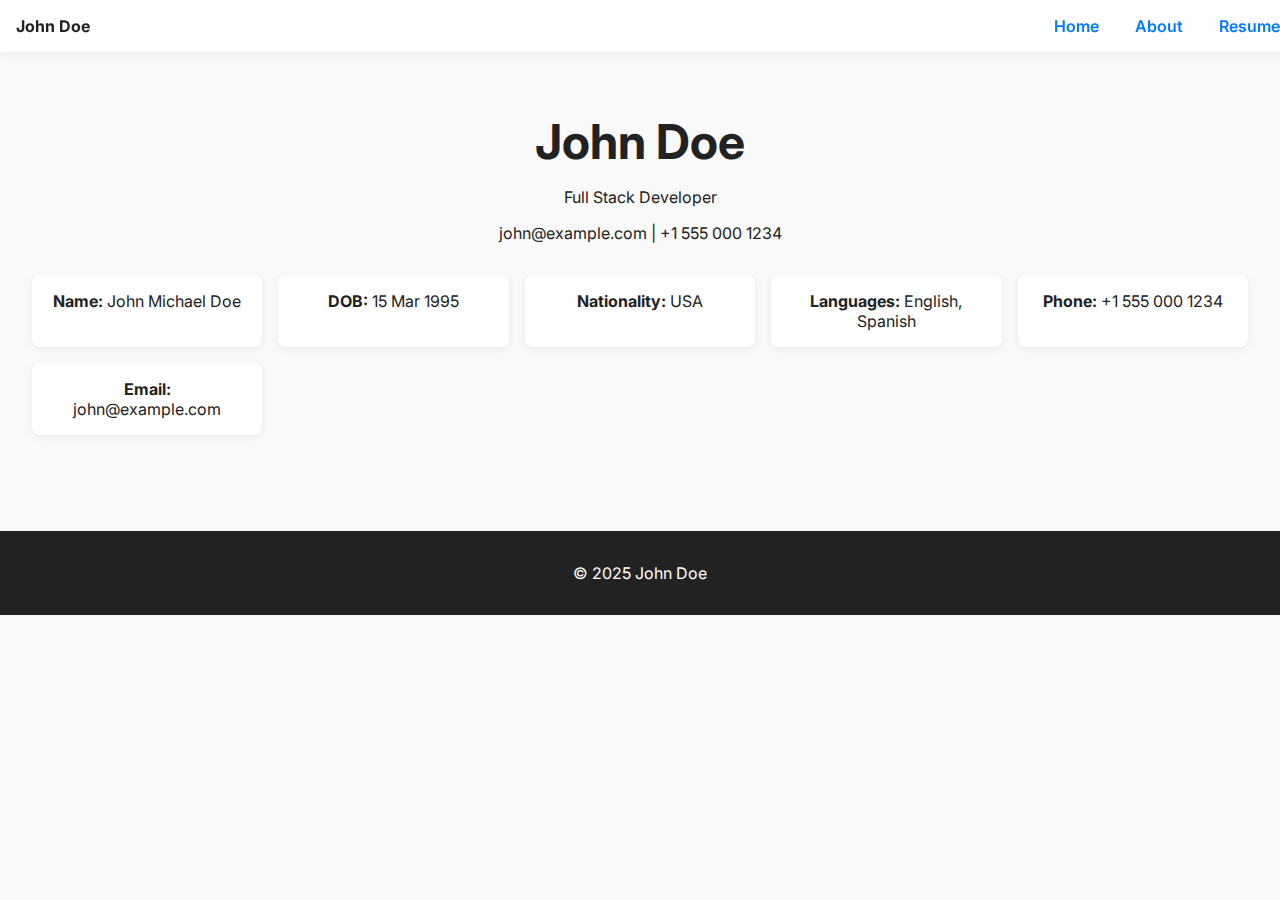
<file: Resume/index.html>
<!DOCTYPE html>
<html lang="en">
<head>
  <meta charset="UTF-8" />
  <meta name="viewport" content="width=device-width, initial-scale=1" />
  <title>John Doe - Home</title>
  <link href="https://fonts.googleapis.com/css2?family=Inter:wght@400;600&display=swap" rel="stylesheet">
  <style>
    body{margin:0;font-family:Inter,sans-serif;background:#f9f9f9;color:#222}
    nav{background:#fff;padding:1rem;position:fixed;width:100%;top:0;box-shadow:0 2px 10px #0001;display:flex;justify-content:space-between;align-items:center;z-index:9}
    nav a{margin:0 1rem;color:#007bff;text-decoration:none;font-weight:600}
    nav a:hover{text-decoration:underline}
    main{padding:6rem 2rem;text-align:center}
    h1{font-size:3rem;margin:1rem 0}
    .bio{margin-top:2rem;display:grid;grid-template-columns:repeat(auto-fit,minmax(200px,1fr));gap:1rem}
    .bio div{background:#fff;padding:1rem;border-radius:8px;box-shadow:0 2px 8px #0001}
    footer{padding:2rem;background:#222;color:#fff;text-align:center}
  </style>
</head>
<body>
  <nav>
    <b>John Doe</b>
    <div>
      <a href="index.html">Home</a>
      <a href="about.html">About</a>
      <a href="resume.html">Resume</a>
    </div>
  </nav>

  <main>
    <h1>John Doe</h1>
    <p>Full Stack Developer</p>
    <p>john@example.com | +1 555 000 1234</p>

    <div class="bio">
      <div><b>Name:</b> John Michael Doe</div>
      <div><b>DOB:</b> 15 Mar 1995</div>
      <div><b>Nationality:</b> USA</div>
      <div><b>Languages:</b> English, Spanish</div>
      <div><b>Phone:</b> +1 555 000 1234</div>
      <div><b>Email:</b> john@example.com</div>
    </div>
  </main>

  <footer>© 2025 John Doe</footer>
</body>
</html>
</file>
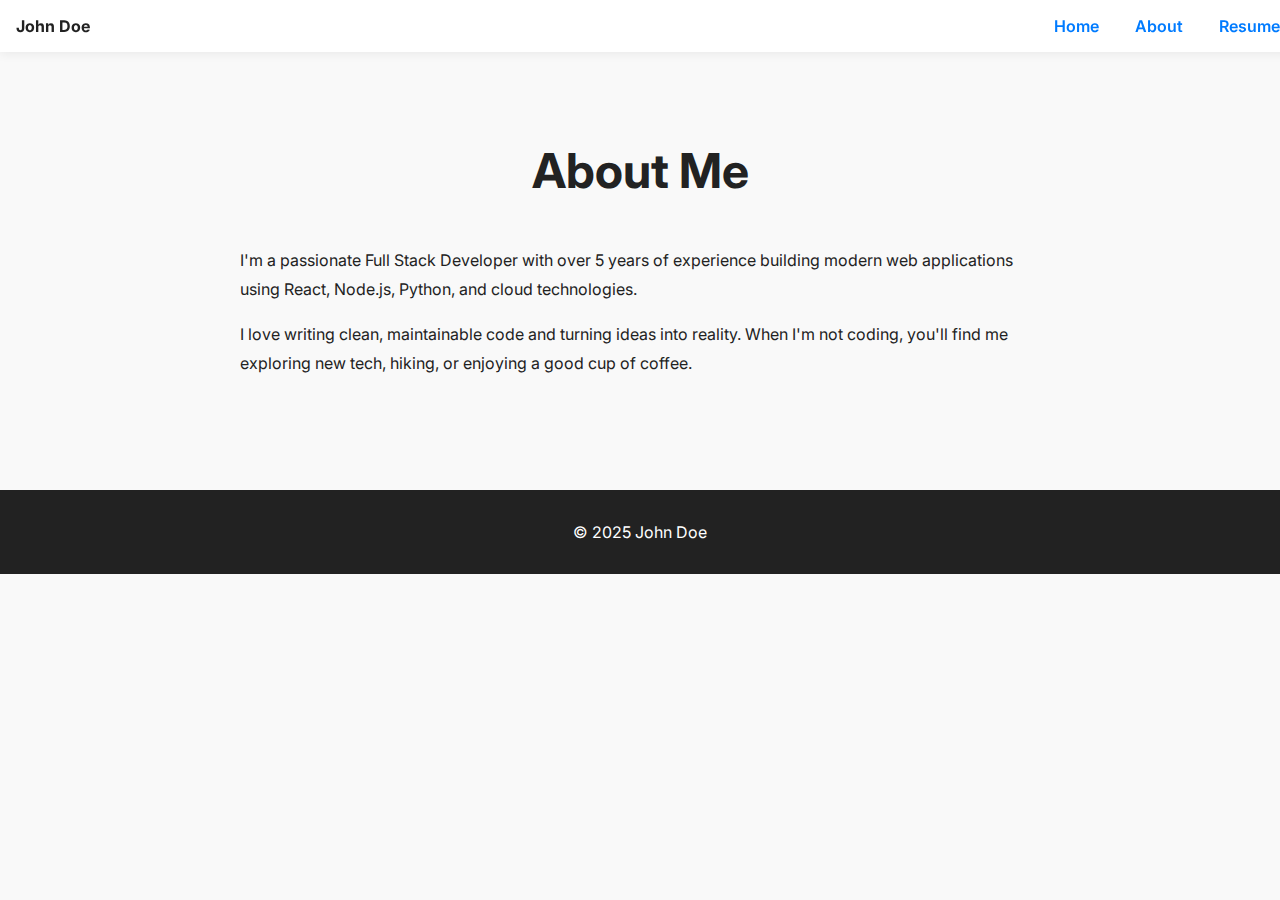
<file: Resume/about.html>
<!DOCTYPE html>
<html lang="en">
<head>
  <meta charset="UTF-8" />
  <meta name="viewport" content="width=device-width, initial-scale=1" />
  <title>John Doe - About</title>
  <link href="https://fonts.googleapis.com/css2?family=Inter:wght@400;600&display=swap" rel="stylesheet">
  <style>
    body{margin:0;font-family:Inter,sans-serif;background:#f9f9f9;color:#222}
    nav{background:#fff;padding:1rem;position:fixed;width:100%;top:0;box-shadow:0 2px 10px #0001;display:flex;justify-content:space-between;align-items:center;z-index:9}
    nav a{margin:0 1rem;color:#007bff;text-decoration:none;font-weight:600}
    nav a:hover{text-decoration:underline}
    main{padding:6rem 2rem;max-width:800px;margin:0 auto;line-height:1.8}
    h1{font-size:3rem;text-align:center;margin:2rem 0}
    footer{padding:2rem;background:#222;color:#fff;text-align:center}
  </style>
</head>
<body>
  <nav>
    <b>John Doe</b>
    <div>
      <a href="index.html">Home</a>
      <a href="about.html">About</a>
      <a href="resume.html">Resume</a>
    </div>
  </nav>

  <main>
    <h1>About Me</h1>
    <p>I'm a passionate Full Stack Developer with over 5 years of experience building modern web applications using React, Node.js, Python, and cloud technologies.</p>
    <p>I love writing clean, maintainable code and turning ideas into reality. When I'm not coding, you'll find me exploring new tech, hiking, or enjoying a good cup of coffee.</p>
  </main>

  <footer>© 2025 John Doe</footer>
</body>
</html>
</file>
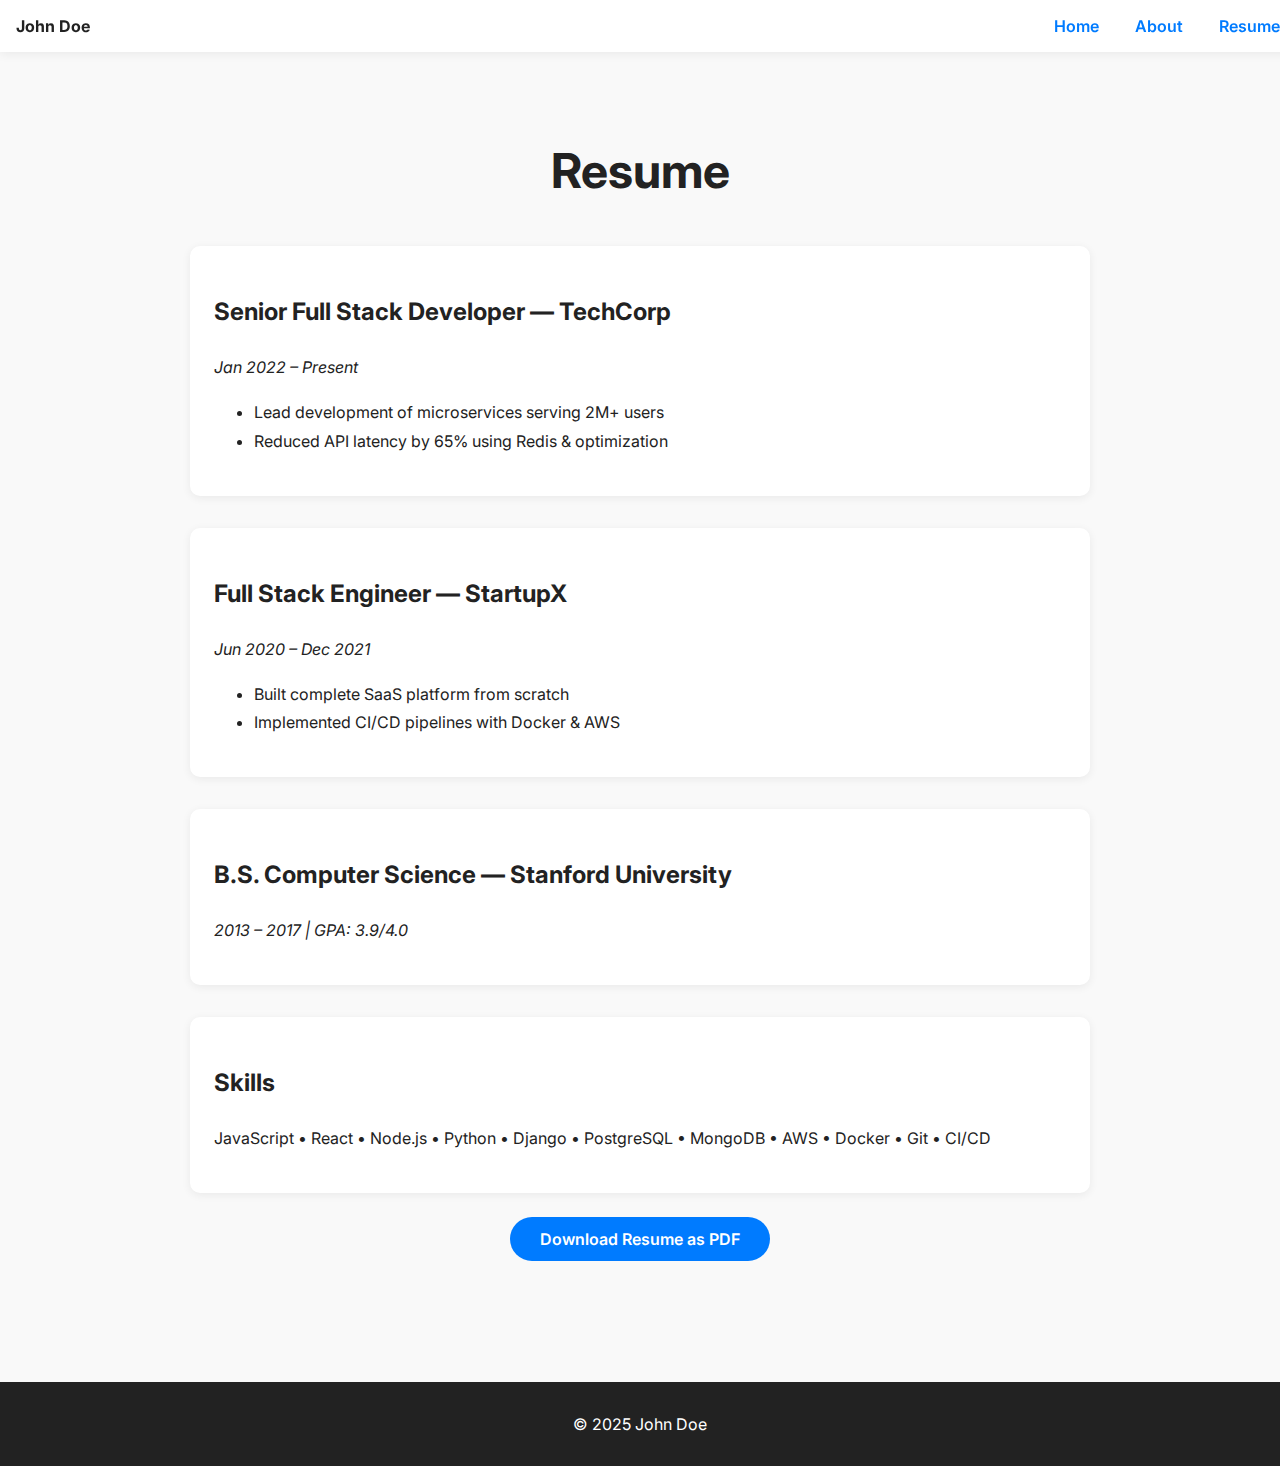
<file: Resume/resume.html>
<!DOCTYPE html>
<html lang="en">
<head>
  <meta charset="UTF-8" />
  <meta name="viewport" content="width=device-width, initial-scale=1" />
  <title>John Doe - Resume</title>
  <link href="https://fonts.googleapis.com/css2?family=Inter:wght@400;600&display=swap" rel="stylesheet">
  <style>
    body{margin:0;font-family:Inter,sans-serif;background:#f9f9f9;color:#222}
    nav{background:#fff;padding:1rem;position:fixed;width:100%;top:0;box-shadow:0 2px 10px #0001;display:flex;justify-content:space-between;align-items:center;z-index:9}
    nav a{margin:0 1rem;color:#007bff;text-decoration:none;font-weight:600}
    nav a:hover{text-decoration:underline}
    main{padding:6rem 2rem;max-width:900px;margin:0 auto;line-height:1.8}
    h1{font-size:3rem;text-align:center;margin:2rem 0}
    .job{margin:2rem 0;padding:1.5rem;background:#fff;border-radius:10px;box-shadow:0 2px 10px #0001}
    .download{margin:2rem auto;text-align:center}
    .download a{background:#007bff;color:#fff;padding:12px 30px;border-radius:50px;text-decoration:none;font-weight:600}
    .download a:hover{background:#0056b3}
    footer{padding:2rem;background:#222;color:#fff;text-align:center}
  </style>
</head>
<body>
  <nav>
    <b>John Doe</b>
    <div>
      <a href="index.html">Home</a>
      <a href="about.html">About</a>
      <a href="resume.html">Resume</a>
    </div>
  </nav>

  <main>
    <h1>Resume</h1>

    <div class="job">
      <h2>Senior Full Stack Developer — TechCorp</h2>
      <p><em>Jan 2022 – Present</em></p>
      <ul>
        <li>Lead development of microservices serving 2M+ users</li>
        <li>Reduced API latency by 65% using Redis & optimization</li>
      </ul>
    </div>

    <div class="job">
      <h2>Full Stack Engineer — StartupX</h2>
      <p><em>Jun 2020 – Dec 2021</em></p>
      <ul>
        <li>Built complete SaaS platform from scratch</li>
        <li>Implemented CI/CD pipelines with Docker & AWS</li>
      </ul>
    </div>

    <div class="job">
      <h2>B.S. Computer Science — Stanford University</h2>
      <p><em>2013 – 2017 | GPA: 3.9/4.0</em></p>
    </div>

    <div class="job">
      <h2>Skills</h2>
      <p>JavaScript • React • Node.js • Python • Django • PostgreSQL • MongoDB • AWS • Docker • Git • CI/CD</p>
    </div>

    <div class="download">
      <a href="resume.pdf" download>Download Resume as PDF</a>
    </div>
  </main>

  <footer>© 2025 John Doe</footer>
</body>
</html>
</file>
